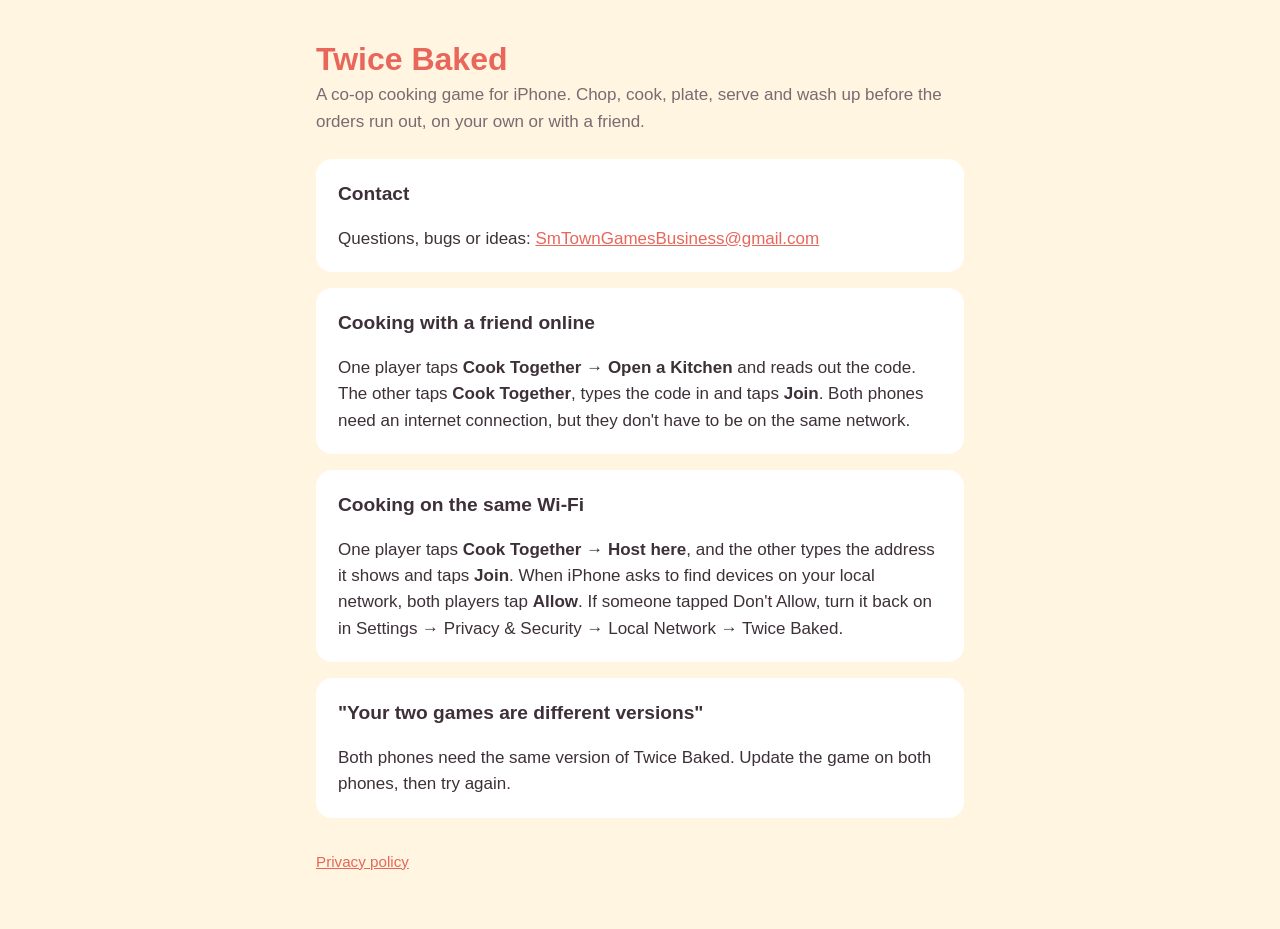
<file: index.html>
<!doctype html>
<html lang="en">
<head>
<meta charset="utf-8">
<meta name="viewport" content="width=device-width, initial-scale=1">
<title>Twice Baked Support</title>
<meta name="description" content="Help and contact for Twice Baked, a co-op cooking game for iPhone.">
<link rel="stylesheet" href="style.css">
</head>
<body>
<main>
  <h1>Twice Baked</h1>
  <p class="tagline">A co-op cooking game for iPhone. Chop, cook, plate, serve and wash up before the orders run out, on your own or with a friend.</p>

  <div class="card">
    <h2>Contact</h2>
    <p>Questions, bugs or ideas: <a href="mailto:SmTownGamesBusiness@gmail.com">SmTownGamesBusiness@gmail.com</a></p>
  </div>

  <div class="card">
    <h2>Cooking with a friend online</h2>
    <p>One player taps <b>Cook Together → Open a Kitchen</b> and reads out the code. The other taps <b>Cook Together</b>, types the code in and taps <b>Join</b>. Both phones need an internet connection, but they don't have to be on the same network.</p>
  </div>

  <div class="card">
    <h2>Cooking on the same Wi-Fi</h2>
    <p>One player taps <b>Cook Together → Host here</b>, and the other types the address it shows and taps <b>Join</b>. When iPhone asks to find devices on your local network, both players tap <b>Allow</b>. If someone tapped Don't Allow, turn it back on in Settings → Privacy &amp; Security → Local Network → Twice Baked.</p>
  </div>

  <div class="card">
    <h2>"Your two games are different versions"</h2>
    <p>Both phones need the same version of Twice Baked. Update the game on both phones, then try again.</p>
  </div>

  <nav><a href="privacy.html">Privacy policy</a></nav>
</main>
</body>
</html>
</file>
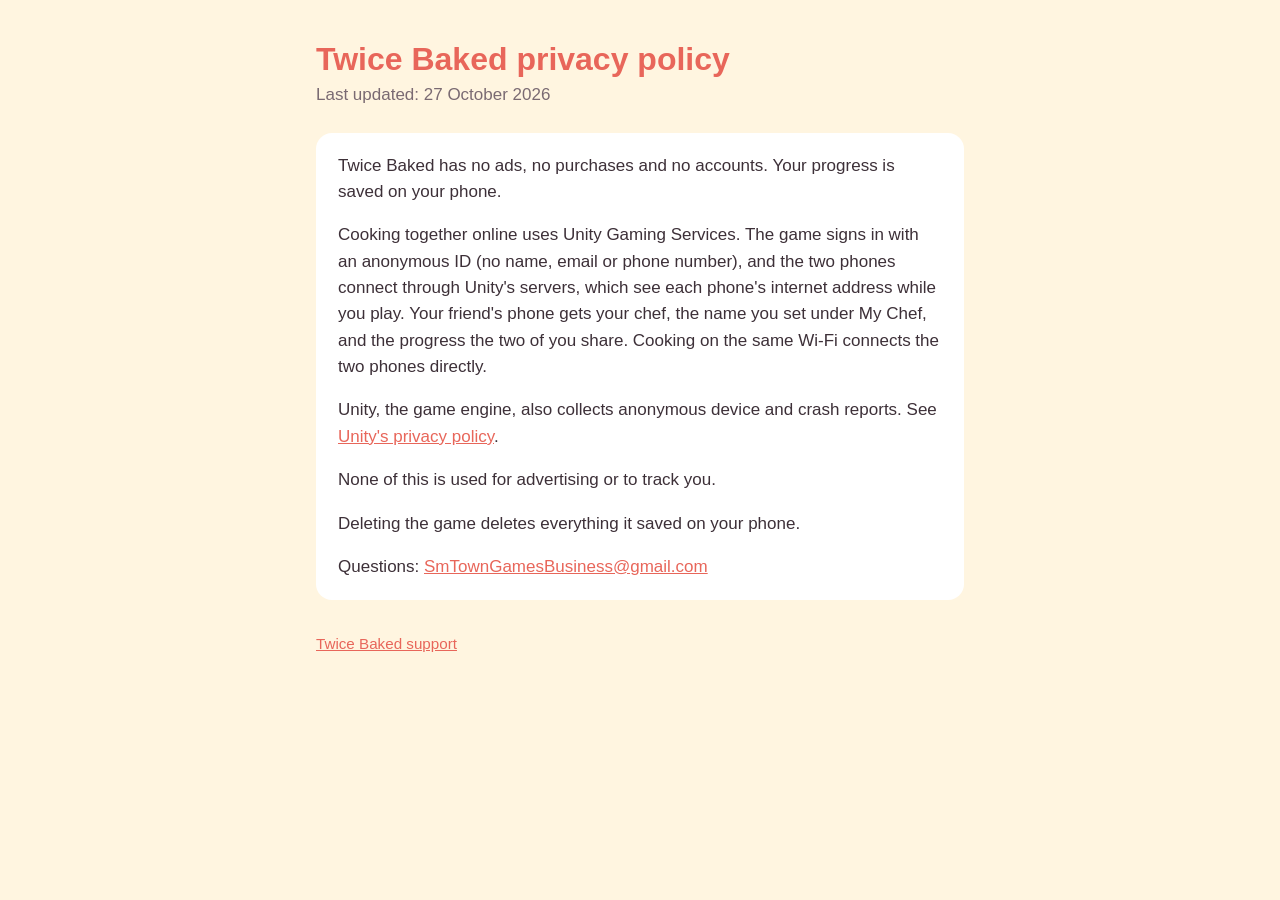
<file: privacy.html>
<!doctype html>
<html lang="en">
<head>
<meta charset="utf-8">
<meta name="viewport" content="width=device-width, initial-scale=1">
<title>Twice Baked Privacy Policy</title>
<meta name="description" content="What Twice Baked collects, and who sees it.">
<link rel="stylesheet" href="style.css">
</head>
<body>
<main>
  <h1>Twice Baked privacy policy</h1>
  <p class="updated">Last updated: 27 October 2026</p>

  <div class="card">
    <p>Twice Baked has no ads, no purchases and no accounts. Your progress is saved on your phone.</p>
    <p>Cooking together online uses Unity Gaming Services. The game signs in with an anonymous ID (no name, email or phone number), and the two phones connect through Unity's servers, which see each phone's internet address while you play. Your friend's phone gets your chef, the name you set under My Chef, and the progress the two of you share. Cooking on the same Wi-Fi connects the two phones directly.</p>
    <p>Unity, the game engine, also collects anonymous device and crash reports. See <a href="https://unity.com/legal/privacy-policy">Unity's privacy policy</a>.</p>
    <p>None of this is used for advertising or to track you.</p>
    <p>Deleting the game deletes everything it saved on your phone.</p>
    <p>Questions: <a href="mailto:SmTownGamesBusiness@gmail.com">SmTownGamesBusiness@gmail.com</a></p>
  </div>

  <nav><a href="./">Twice Baked support</a></nav>
</main>
</body>
</html>
</file>
<file: style.css>
:root {
  --bg: #fff5e0;
  --card: #ffffff;
  --text: #3d3038;
  --muted: #7a6a72;
  --accent: #e8665a;
}
@media (prefers-color-scheme: dark) {
  :root {
    --bg: #241d22;
    --card: #2f272d;
    --text: #f4ebe4;
    --muted: #b9aab2;
    --accent: #ff8578;
  }
}
* { box-sizing: border-box; }
body {
  margin: 0;
  background: var(--bg);
  color: var(--text);
  font: 17px/1.55 -apple-system, BlinkMacSystemFont, "Segoe UI", Roboto, Helvetica, Arial, sans-serif;
}
main {
  max-width: 680px;
  margin: 0 auto;
  padding: 40px 16px 56px;
}
h1 { font-size: 2rem; line-height: 1.2; margin: 0 0 4px; color: var(--accent); }
h2 { font-size: 1.2rem; margin: 32px 0 8px; }
.tagline, .updated { color: var(--muted); margin: 0 0 24px; }
.card {
  background: var(--card);
  border-radius: 16px;
  padding: 20px 22px;
  margin: 16px 0;
}
.card p:first-child, .card h2:first-child { margin-top: 0; }
.card p:last-child { margin-bottom: 0; }
a { color: var(--accent); }
nav { margin-top: 32px; color: var(--muted); font-size: 0.95rem; }
</file>
